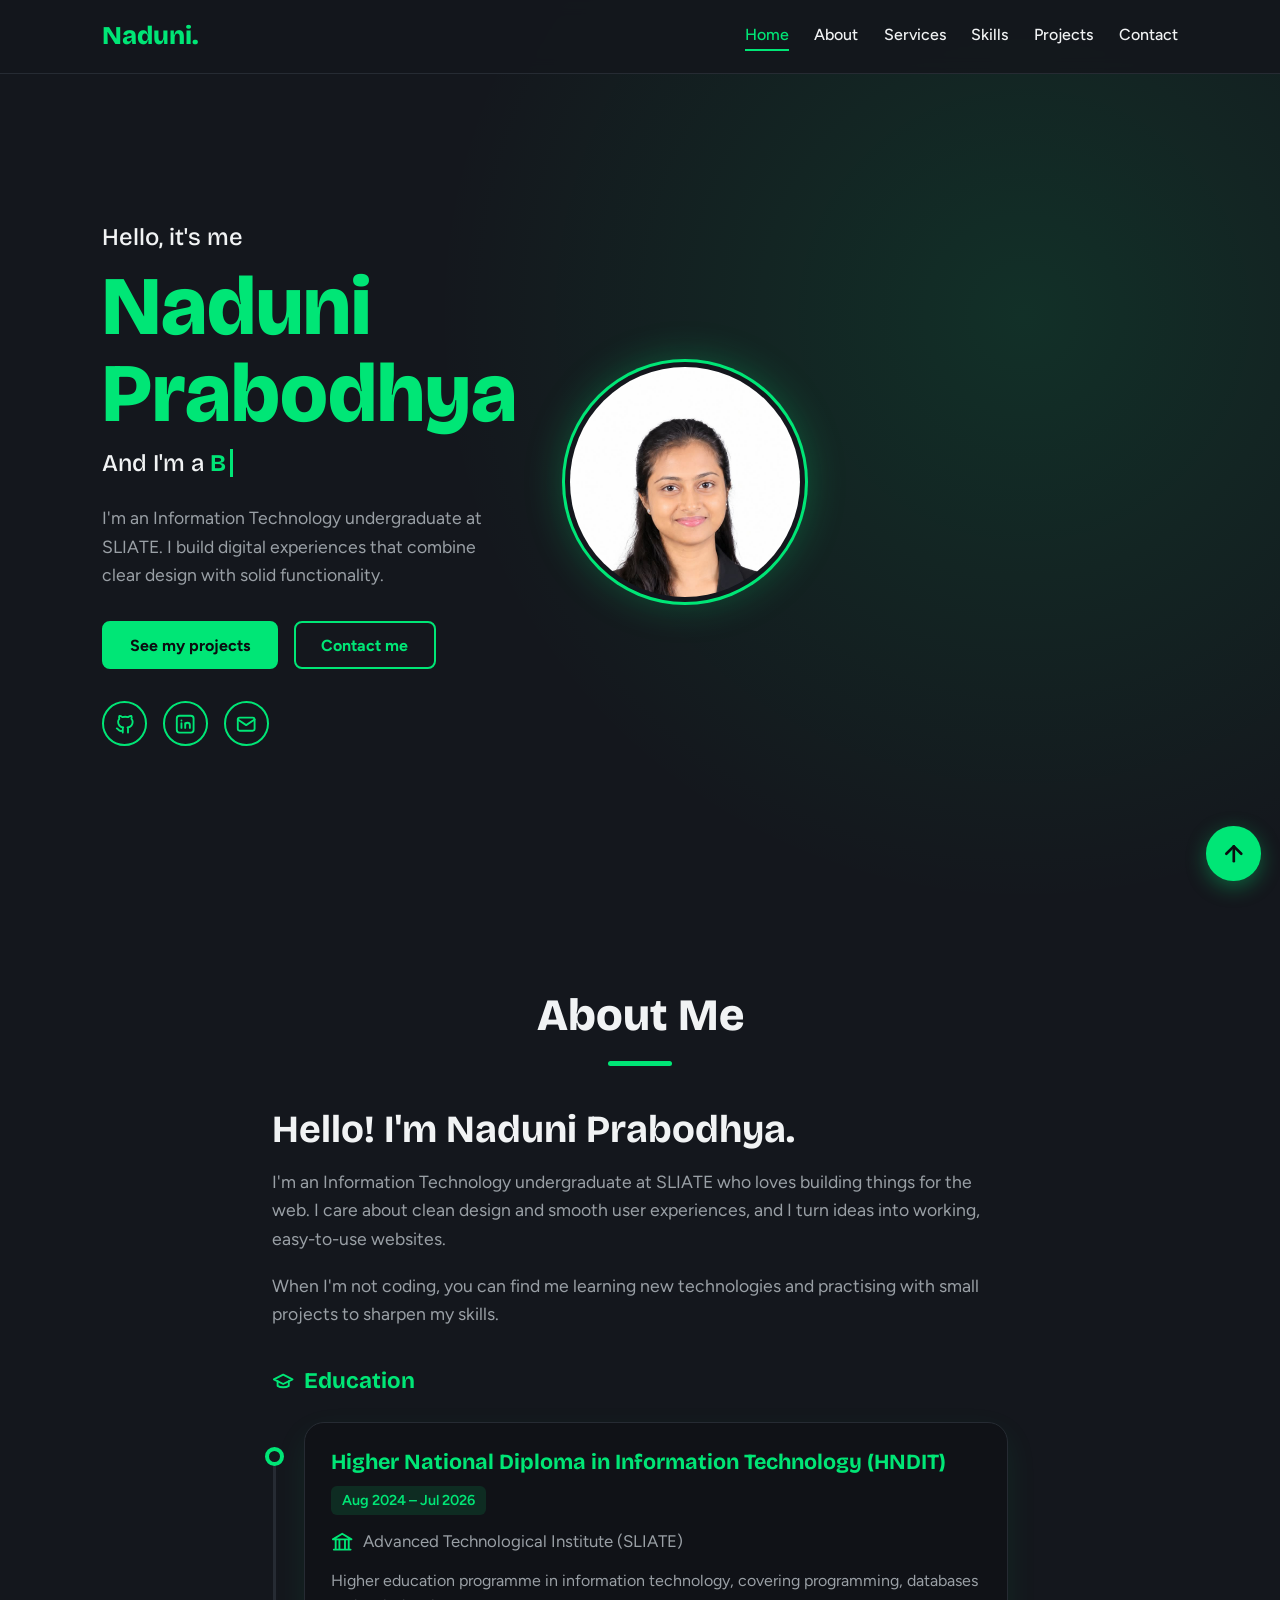
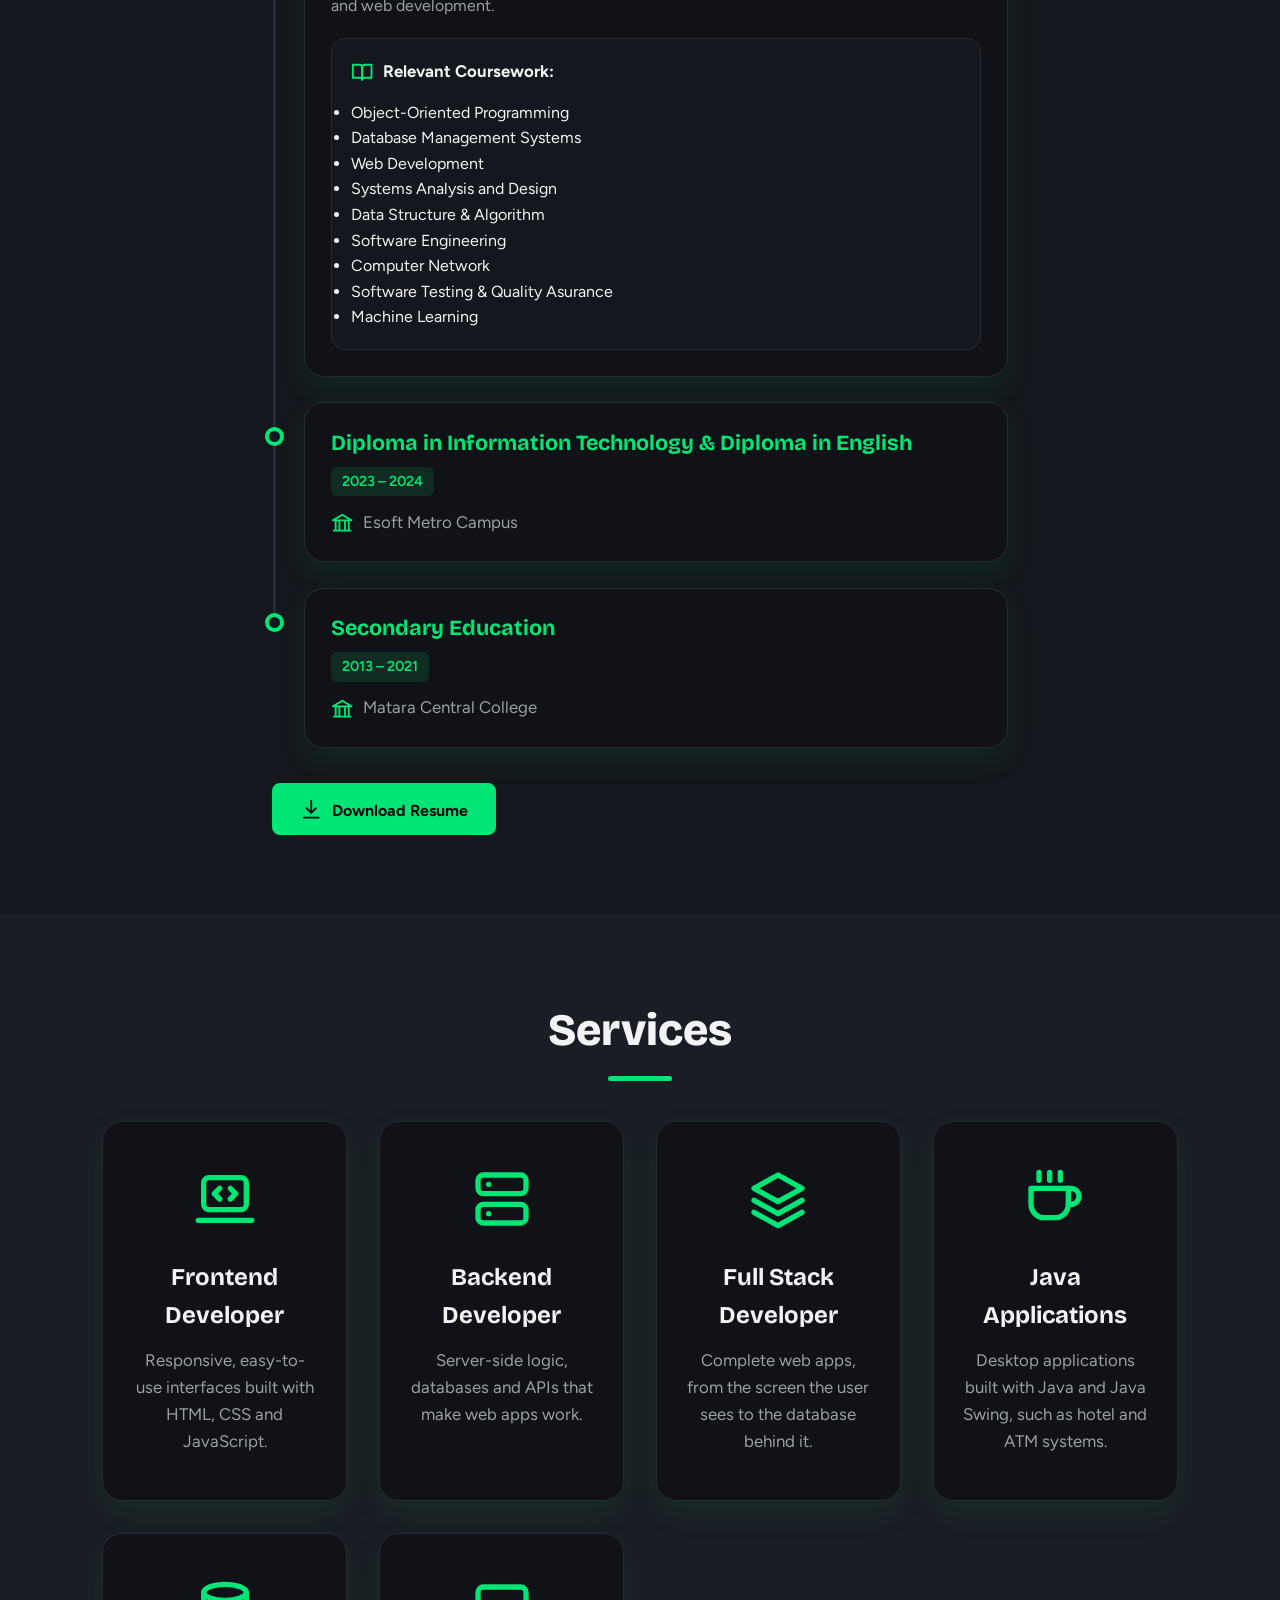
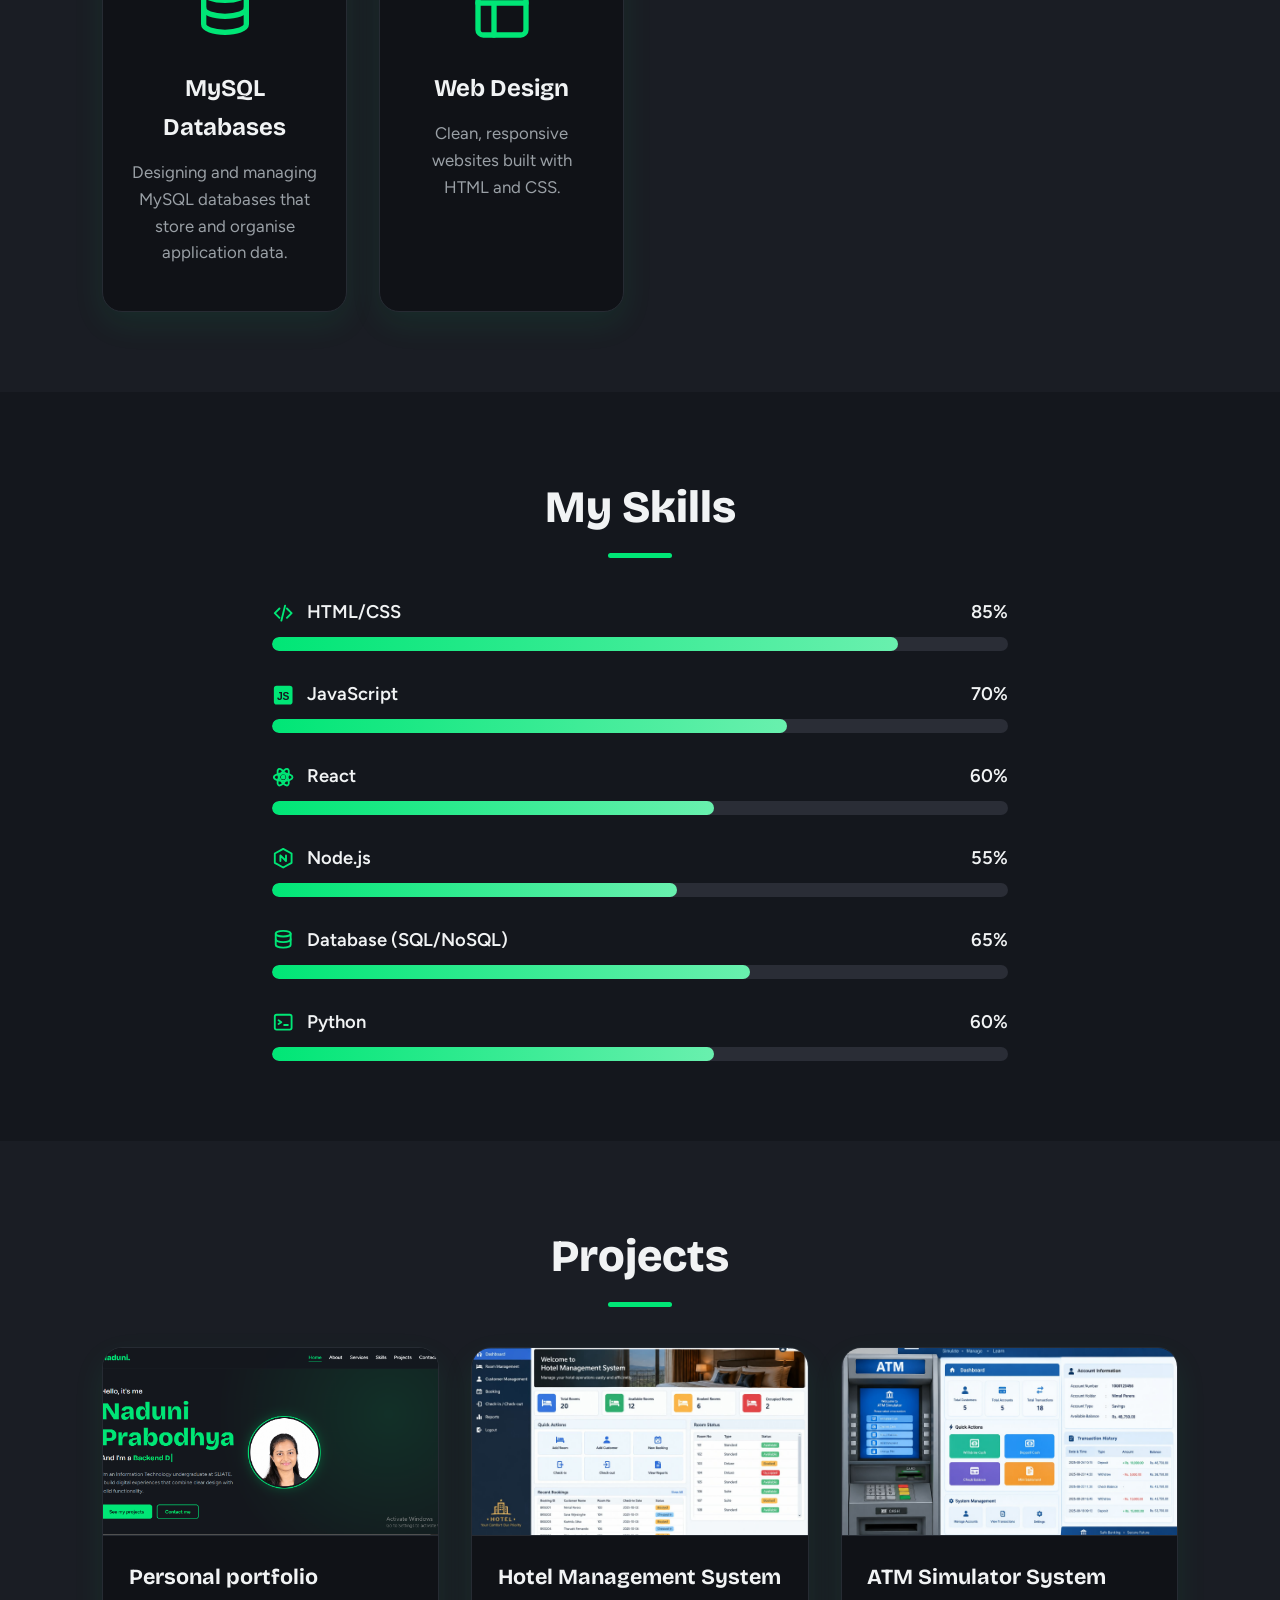
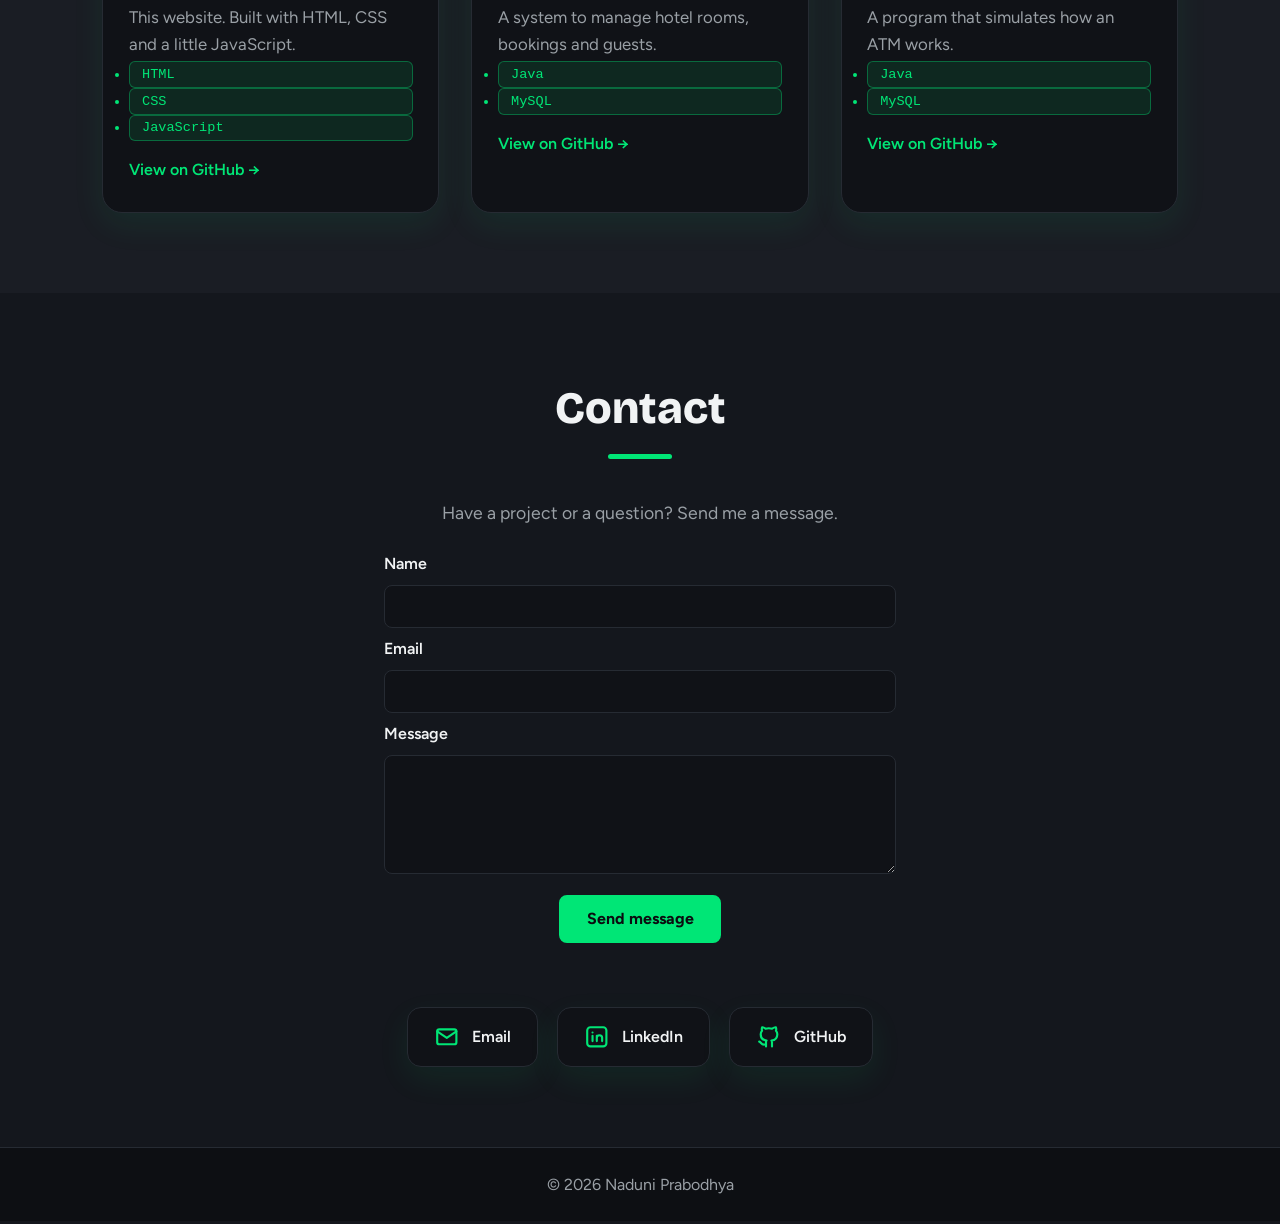
<file: index.html>
<!DOCTYPE html>
<html lang="en">
<head>
    <meta charset="UTF-8">
    <meta name="viewport" content="width=device-width, initial-scale=1.0">
    <title>Naduni Prabodhya | Portfolio</title>
    <link rel="preconnect" href="https://fonts.googleapis.com">
    <link rel="preconnect" href="https://fonts.gstatic.com" crossorigin>
    <link href="https://fonts.googleapis.com/css2?family=Bricolage+Grotesque:wght@500;700;800&family=Figtree:wght@400;500;600&display=swap" rel="stylesheet">
    <link rel="stylesheet" href="stylesheet.css">
</head>
<body>
    <header class="header">
        <a href="#home" class="logo">Naduni.</a>
        <button class="menu-toggle" aria-label="Toggle menu" aria-expanded="false" aria-controls="navbar">
           <svg viewBox="0 0 24 24" fill="none" stroke="currentColor" stroke-width="2.5" stroke-linecap="round" aria-hidden="true"><path d="M4 6h16M4 12h16M4 18h16"/></svg>
        </button>
        <nav class="navbar" id="navbar" aria-label="Main">
            <a href="#home">Home</a>
            <a href="#about">About</a>
            <a href="#services">Services</a>
            <a href="#skills">Skills</a>
            <a href="#projects">Projects</a>
            <a href="#contact">Contact</a>
        </nav>
    </header>

    <main>
        <section class="home" id="home">
            <div class="home-content">
                <h3>Hello, it's me</h3>
                <h1>Naduni Prabodhya</h1>
                <h3>And I'm a <span class="role" id="role"></span></h3>
                <p>
                    I'm an Information Technology undergraduate at SLIATE.
                    I build digital experiences that combine clear design with solid functionality.
                </p>
                <div class="home-actions">
                    <a href="#projects" class="btn">See my projects</a>
                    <a href="#contact" class="btn btn-ghost">Contact me</a>
                </div>
                <div class="home-sci">
                    <a href="https://github.com/naduniprabodhya" target="_blank" rel="noopener" aria-label="GitHub">
                    <svg viewBox="0 0 24 24" fill="none" stroke="currentColor" stroke-width="2" stroke-linecap="round" stroke-linejoin="round" aria-hidden="true"><path d="M9 19c-4 1.5-4-2-6-2.5M15 21v-3.5c0-1 .1-1.4-.5-2 2.8-.3 5.5-1.4 5.5-6a4.6 4.6 0 00-1.3-3.2 4.2 4.2 0 00-.1-3.2s-1.1-.3-3.5 1.3a12 12 0 00-6.2 0C6.9 2.8 5.8 3.1 5.8 3.1a4.2 4.2 0 00-.1 3.2A4.6 4.6 0 004.4 9.5c0 4.6 2.7 5.7 5.5 6-.6.6-.6 1.2-.5 2V21"/></svg>
                    </a>
                    <a href="https://www.linkedin.com/in/naduni-prabodhya-3286b8424" target="_blank" rel="noopener" aria-label="LinkedIn">
                    <svg viewBox="0 0 24 24" fill="none" stroke="currentColor" stroke-width="2" stroke-linecap="round" stroke-linejoin="round" aria-hidden="true"><rect x="3" y="3" width="18" height="18" rx="3"/><path d="M8 11v5M8 8v.01M12 16v-5M12 13a2.5 2.5 0 015 0v3"/></svg>
                    </a>
                    <a href="naduniprabodhya@gmail.com" aria-label="Email">
                    <svg viewBox="0 0 24 24" fill="none" stroke="currentColor" stroke-width="2" stroke-linecap="round" stroke-linejoin="round" aria-hidden="true"><rect x="3" y="5" width="18" height="14" rx="2"/><path d="M3 7l9 6 9-6"/></svg>
                    </a>
            </div>
            </div>
            <div class="home-img">
                <img src="naduphoto.jpeg" alt="Photo of Naduni Prabodhya">
            </div>
        </section>

        <section class="section" id="about">
            <h2>About Me</h2>
            <div class="about-body">
                <h3>Hello! I'm Naduni Prabodhya.</h3>
                <p>
                    I'm an Information Technology undergraduate at SLIATE who loves building things for the web.
                    I care about clean design and smooth user experiences, and I turn ideas into
                    working, easy-to-use websites.
                </p>
                <p>
                    When I'm not coding, you can find me learning new technologies and practising
                    with small projects to sharpen my skills.
                </p>

                
                <div class="edu-timeline">
                    <h4 class="edu-title"><svg class="icon-sm" viewBox="0 0 24 24" fill="none" stroke="currentColor" stroke-width="2" stroke-linecap="round" stroke-linejoin="round" aria-hidden="true"><path d="M22 10L12 5 2 10l10 5 10-5z"/><path d="M6 12v5c3 2 9 2 12 0v-5"/></svg> Education</h4>
 
                     <article class="tl-item">
                         <h5>Higher National Diploma in Information Technology (HNDIT)</h5>
                         <span class="tl-date">Aug 2024 &ndash; Jul 2026</span>
                         <p class="tl-place"><svg class="icon-sm" viewBox="0 0 24 24" fill="none" stroke="currentColor" stroke-width="2" stroke-linecap="round" stroke-linejoin="round" aria-hidden="true"><path d="M3 21h18M5 21V10M9 21V10M15 21V10M19 21V10M2 10l10-6 10 6z"/></svg> Advanced Technological Institute (SLIATE)</p>
                         <p class="tl-desc">Higher education programme in information technology, covering programming, databases and web development.</p>
                         <div class="tl-courses">
                            <h6><svg class="icon-sm" viewBox="0 0 24 24" fill="none" stroke="currentColor" stroke-width="2" stroke-linecap="round" stroke-linejoin="round" aria-hidden="true"><path d="M2 4h7a3 3 0 0 1 3 3v13a2 2 0 0 0-2-2H2z"/><path d="M22 4h-7a3 3 0 0 0-3 3v13a2 2 0 0 1 2-2h8z"/></svg> Relevant Coursework:</h6>
                            <ul class="chips"><li>Object-Oriented Programming</li><li>Database Management Systems</li><li>Web Development</li><li>Systems Analysis and Design</li><li>Data Structure & Algorithm</li><li>Software Engineering</li><li>Computer Network</li><li>Software Testing & Quality Asurance</li><li>Machine Learning</li></ul>
                        </div>
                    </article>

                    <article class="tl-item">
                        <h5>Diploma in Information Technology &amp; Diploma in English</h5>
                        <span class="tl-date">2023 &ndash; 2024</span>
                        <p class="tl-place"><svg class="icon-sm" viewBox="0 0 24 24" fill="none" stroke="currentColor" stroke-width="2" stroke-linecap="round" stroke-linejoin="round" aria-hidden="true"><path d="M3 21h18M5 21V10M9 21V10M15 21V10M19 21V10M2 10l10-6 10 6z"/></svg> Esoft Metro Campus</p>
                    </article>

                    <article class="tl-item">
                        <h5>Secondary Education</h5>
                        <span class="tl-date">2013 &ndash; 2021</span>
                        <p class="tl-place"><svg class="icon-sm" viewBox="0 0 24 24" fill="none" stroke="currentColor" stroke-width="2" stroke-linecap="round" stroke-linejoin="round" aria-hidden="true"><path d="M3 21h18M5 21V10M9 21V10M15 21V10M19 21V10M2 10l10-6 10 6z"/></svg> Matara Central College</p>
                    </article>
                </div>

                <a href="S.K.N.Prabodhya CV.pdf" download class="btn">
                    <svg class="icon-sm" viewBox="0 0 24 24" fill="none" stroke="currentColor" stroke-width="2" stroke-linecap="round" stroke-linejoin="round" aria-hidden="true"><path d="M12 3v12"/><path d="M7 11l5 5 5-5"/><path d="M4 21h16"/></svg>
                    Download Resume
                </a>
            </div>
        </section>

        <section class="section alt" id="services">
            <h2>Services</h2>
            <div class="grid">
                <article>
                    <svg class="icon" viewBox="0 0 24 24" fill="none" stroke="currentColor" stroke-width="2" stroke-linecap="round" stroke-linejoin="round" aria-hidden="true"><rect x="4" y="4" width="16" height="12" rx="2"/><path d="M2 20h20"/><path d="M10 8l-2 2 2 2M14 8l2 2-2 2"/></svg>
                    <h3>Frontend Developer</h3>
                    <p>Responsive, easy-to-use interfaces built with HTML, CSS and JavaScript.</p>
                </article>
                <article>
                    <svg class="icon" viewBox="0 0 24 24" fill="none" stroke="currentColor" stroke-width="2" stroke-linecap="round" stroke-linejoin="round" aria-hidden="true"><rect x="3" y="3" width="18" height="7" rx="2"/><rect x="3" y="14" width="18" height="7" rx="2"/><path d="M7 6.5h.01M7 17.5h.01"/></svg>
                    <h3>Backend Developer</h3>
                    <p>Server-side logic, databases and APIs that make web apps work.</p>
                </article>
                <article>
                    <svg class="icon" viewBox="0 0 24 24" fill="none" stroke="currentColor" stroke-width="2" stroke-linecap="round" stroke-linejoin="round" aria-hidden="true"><path d="M12 3l9 5-9 5-9-5 9-5z"/><path d="M3 12.5l9 5 9-5"/><path d="M3 17l9 5 9-5"/></svg>
                    <h3>Full Stack Developer</h3>
                    <p>Complete web apps, from the screen the user sees to the database behind it.</p>
                </article>
                <article>
                    <svg class="icon" viewBox="0 0 24 24" fill="none" stroke="currentColor" stroke-width="2" stroke-linecap="round" stroke-linejoin="round" aria-hidden="true"><path d="M17 8h1a3 3 0 0 1 0 6h-1"/><path d="M3 8h14v6a5 5 0 0 1-5 5H8a5 5 0 0 1-5-5z"/><path d="M6 2v3M10 2v3M14 2v3"/></svg>
                    <h3>Java Applications</h3>
                    <p>Desktop applications built with Java and Java Swing, such as hotel and ATM systems.</p>
                </article>
                <article>
                    <svg class="icon" viewBox="0 0 24 24" fill="none" stroke="currentColor" stroke-width="2" stroke-linecap="round" stroke-linejoin="round" aria-hidden="true"><ellipse cx="12" cy="5" rx="8" ry="3"/><path d="M4 5v6c0 1.7 3.6 3 8 3s8-1.3 8-3V5"/><path d="M4 11v6c0 1.7 3.6 3 8 3s8-1.3 8-3v-6"/></svg>
                    <h3>MySQL Databases</h3>
                    <p>Designing and managing MySQL databases that store and organise application data.</p>
                </article>
                <article>
                    <svg class="icon" viewBox="0 0 24 24" fill="none" stroke="currentColor" stroke-width="2" stroke-linecap="round" stroke-linejoin="round" aria-hidden="true"><rect x="3" y="3" width="18" height="18" rx="2"/><path d="M3 9h18M9 21V9"/></svg>
                    <h3>Web Design</h3>
                    <p>Clean, responsive websites built with HTML and CSS.</p>
                </article>
            </div>
        </section>

        <section class="section" id="skills">
            <h2>My Skills</h2>
            <div class="skill-list">
                <div class="skill">
                    <div class="skill-head">
                        <span class="skill-name"><svg class="icon-sm" viewBox="0 0 24 24" fill="none" stroke="currentColor" stroke-width="2" stroke-linecap="round" stroke-linejoin="round" aria-hidden="true"><path d="M8 7l-5 5 5 5M16 7l5 5-5 5M14 4l-4 16"/></svg>HTML/CSS</span>
                        <span>85%</span>
                    </div>
                    <div class="bar"><span style="width: 85%"></span></div>
                </div>

                <div class="skill">
                    <div class="skill-head">
                        <span class="skill-name"><svg class="icon-sm" viewBox="0 0 24 24" aria-hidden="true"><rect x="2" y="2" width="20" height="20" rx="3" fill="currentColor"/><text x="12" y="17" text-anchor="middle" font-size="11" font-weight="800" font-family="Arial, sans-serif" fill="#14171d">JS</text></svg>JavaScript</span>
                        <span>70%</span>
                    </div>
                    <div class="bar"><span style="width: 70%"></span></div>
                </div>

                <div class="skill">
                    <div class="skill-head">
                        <span class="skill-name"><svg class="icon-sm" viewBox="0 0 24 24" fill="none" stroke="currentColor" stroke-width="2" stroke-linecap="round" stroke-linejoin="round" aria-hidden="true"><circle cx="12" cy="12" r="1.6" fill="currentColor"/><ellipse cx="12" cy="12" rx="10" ry="4"/><ellipse cx="12" cy="12" rx="10" ry="4" transform="rotate(60 12 12)"/><ellipse cx="12" cy="12" rx="10" ry="4" transform="rotate(120 12 12)"/></svg>React</span>
                        <span>60%</span>
                    </div>
                    <div class="bar"><span style="width: 60%"></span></div>
                </div>

                <div class="skill">
                    <div class="skill-head">
                        <span class="skill-name"><svg class="icon-sm" viewBox="0 0 24 24" fill="none" stroke="currentColor" stroke-width="2" stroke-linecap="round" stroke-linejoin="round" aria-hidden="true"><path d="M12 2l9 5v10l-9 5-9-5V7z"/><path d="M9 9v6M9 9l6 6M15 9v6"/></svg>Node.js</span>
                        <span>55%</span>
                    </div>
                    <div class="bar"><span style="width: 55%"></span></div>
                </div>

                <div class="skill">
                    <div class="skill-head">
                        <span class="skill-name"><svg class="icon-sm" viewBox="0 0 24 24" fill="none" stroke="currentColor" stroke-width="2" stroke-linecap="round" stroke-linejoin="round" aria-hidden="true"><ellipse cx="12" cy="5" rx="8" ry="3"/><path d="M4 5v6c0 1.7 3.6 3 8 3s8-1.3 8-3V5"/><path d="M4 11v6c0 1.7 3.6 3 8 3s8-1.3 8-3v-6"/></svg>Database (SQL/NoSQL)</span>
                        <span>65%</span>
                    </div>
                    <div class="bar"><span style="width: 65%"></span></div>
                </div>

                <div class="skill">
                    <div class="skill-head">
                        <span class="skill-name"><svg class="icon-sm" viewBox="0 0 24 24" fill="none" stroke="currentColor" stroke-width="2" stroke-linecap="round" stroke-linejoin="round" aria-hidden="true"><rect x="3" y="4" width="18" height="16" rx="2"/><path d="M7 10l3 2-3 2M13 15h4"/></svg>Python</span>
                        <span>60%</span>
                    </div>
                    <div class="bar"><span style="width: 60%"></span></div>
                </div>
            </div>
        </section>

        <section class="section alt" id="projects">
            <h2>Projects</h2>
            <div class="grid projects">
                <article class="project-card">
                    <img class="project-img" src="portfolioimg.png" onerror="this.onerror=null;this.src='images/project-portfolio.svg'" alt="Preview of the Personal portfolio website" loading="lazy">
                    <div class="project-body">
                        <h3><a class="card-link" href="https://github.com/naduniprabodhya/Personal_Portfolio_Website" target="_blank" rel="noopener">Personal portfolio</a></h3>
                        <p>This website. Built with HTML, CSS and a little JavaScript.</p>
                        <ul class="chips"><li>HTML</li><li>CSS</li><li>JavaScript</li></ul>
                        <span class="card-cta">View on GitHub &rarr;</span>
                    </div>
                </article>
                <article class="project-card">
                    <img class="project-img" src="hotel.jpeg" onerror="this.onerror=null;this.src='images/project-hotel.svg'" alt="Preview of the Hotel Management System" loading="lazy">
                    <div class="project-body">
                        <h3><a class="card-link" href="https://github.com/naduniprabodhya/Hotel-Management-System" target="_blank" rel="noopener">Hotel Management System</a></h3>
                        <p>A system to manage hotel rooms, bookings and guests.</p>
                        <ul class="chips"><li>Java</li><li>MySQL</li></ul>
                        <span class="card-cta">View on GitHub &rarr;</span>
                    </div>
                </article>
                <article class="project-card">
                    <img class="project-img" src="ATM.jpeg" onerror="this.onerror=null;this.src='images/project-atm.svg'" alt="Preview of the ATM Simulator System" loading="lazy">
                    <div class="project-body">
                        <h3><a class="card-link" href="https://github.com/naduniprabodhya/ATM-Simulator-System" target="_blank" rel="noopener">ATM Simulator System</a></h3>
                        <p>A program that simulates how an ATM works.</p>
                        <ul class="chips"><li>Java</li><li>MySQL</li></ul>
                        <span class="card-cta">View on GitHub &rarr;</span>
                    </div>
                </article>
            </div>
        </section>

        <section class="section" id="contact">
        <h2>Contact</h2>
        <p class="lead">Have a project or a question? Send me a message.</p>
        <form class="contact-form" action="https://api.web3forms.com/submit" method="post">
    <input type="hidden" name="access_key" value="30252380-b3dd-451a-8bac-2b123369da72">
    <input type="hidden" name="subject" value="New message from your portfolio website">
    <input type="hidden" name="replyto" value="email">
    <input type="checkbox" name="botcheck" style="display:none" tabindex="-1" autocomplete="off">
            <label for="name">Name</label>
            <input type="text" id="name" name="name" required>
            <label for="email">Email</label>
            <input type="email" id="email" name="email" required>
            <label for="message">Message</label>
            <textarea id="message" name="message" rows="5" required></textarea>
            <button type="submit" class="btn">Send message</button>
            <p id="form-status" class="form-status" role="status"></p>
    </form>
            <div class="contact-links">
                <a href="naduniprabodhya@gmail.com" class="contact-card">
                    <svg viewBox="0 0 24 24" fill="none" stroke="currentColor" stroke-width="2" stroke-linecap="round" stroke-linejoin="round" aria-hidden="true"><rect x="3" y="5" width="18" height="14" rx="2"/><path d="M3 7l9 6 9-6"/></svg>
                    <span>Email</span>
                </a>
                <a href="https://www.linkedin.com/in/naduni-prabodhya-3286b8424" target="_blank" rel="noopener" class="contact-card">
                    <svg viewBox="0 0 24 24" fill="none" stroke="currentColor" stroke-width="2" stroke-linecap="round" stroke-linejoin="round" aria-hidden="true"><rect x="3" y="3" width="18" height="18" rx="3"/><path d="M8 11v5M8 8v.01M12 16v-5M12 13a2.5 2.5 0 015 0v3"/></svg>
                    <span>LinkedIn</span>
                </a>
                <a href="https://github.com/naduniprabodhya" target="_blank" rel="noopener" class="contact-card">
                    <svg viewBox="0 0 24 24" fill="none" stroke="currentColor" stroke-width="2" stroke-linecap="round" stroke-linejoin="round" aria-hidden="true"><path d="M9 19c-4 1.5-4-2-6-2.5M15 21v-3.5c0-1 .1-1.4-.5-2 2.8-.3 5.5-1.4 5.5-6a4.6 4.6 0 00-1.3-3.2 4.2 4.2 0 00-.1-3.2s-1.1-.3-3.5 1.3a12 12 0 00-6.2 0C6.9 2.8 5.8 3.1 5.8 3.1a4.2 4.2 0 00-.1 3.2A4.6 4.6 0 004.4 9.5c0 4.6 2.7 5.7 5.5 6-.6.6-.6 1.2-.5 2V21"/></svg>
                    <span>GitHub</span>
                </a>
        </div>
        </section>
    </main>

    <footer class="footer">
        <p>&copy; 2026 Naduni Prabodhya</p>
    </footer>

    <a href="#home" class="to-top" aria-label="Back to top">
        <svg viewBox="0 0 24 24" fill="none" stroke="currentColor" stroke-width="2.5" stroke-linecap="round" stroke-linejoin="round" aria-hidden="true"><path d="M12 19V5"/><path d="M5 12l7-7 7 7"/></svg>
    </a>

    <script src="script.js" defer></script>
</body>
</html>
</file>
<file: stylesheet.css>
:root {
    --bg: #14171d;
    --bg-alt: #1a1d24;
    --card: #101217;
    --line: #262b33;
    --green: #00e676;
    --text: #f1f3f4;
    --muted: #9aa0a6;
    --head: "Bricolage Grotesque", system-ui, sans-serif;
    --body: "Figtree", system-ui, sans-serif;
    color-scheme: dark;
}

* { margin: 0; padding: 0; box-sizing: border-box; }

html { scroll-behavior: smooth; scroll-padding-top: 5rem; }

body {
    font-family: var(--body);
    background: var(--bg);
    color: var(--text);
    line-height: 1.6;
}

a:focus-visible, button:focus-visible, input:focus-visible, textarea:focus-visible {
    outline: 3px solid var(--green);
    outline-offset: 3px;
}

/* Header */
.header {
    position: fixed;
    top: 0; left: 0; right: 0;
    z-index: 10;
    display: flex;
    justify-content: space-between;
    align-items: center;
    flex-wrap: wrap;
    gap: .5rem 2rem;
    padding: 1rem 8%;
    background: rgba(20, 23, 29, .92);
    backdrop-filter: blur(8px);
    border-bottom: 1px solid var(--line);
}

.logo {
    font-family: var(--head);
    font-weight: 800;
    font-size: 1.6rem;
    color: var(--green);
    text-decoration: none;
}

.navbar { display: flex; flex-wrap: wrap; gap: .3rem 1.6rem; }

.navbar a {
    color: var(--text);
    text-decoration: none;
    font-weight: 500;
    padding-bottom: 2px;
    border-bottom: 2px solid transparent;
    transition: color .2s, border-color .2s;
}

.navbar a:hover { color: var(--green); border-color: var(--green); }

/* Hero */
.home {
    min-height: 100vh;
    display: flex;
    align-items: center;
    padding: 8rem 8% 4rem;
    background: radial-gradient(circle at 80% 35%, rgba(0, 230, 118, .12), transparent 50%), var(--bg);
}

.home { justify-content: space-between; flex-wrap: nowrap; gap: 3rem; }

.home-content { flex: 1; max-width: 36rem; }

.home-img { flex-shrink: 0; align-self: center; }

.home-img img {
    display: block;
    width: min(15rem, 100%);
    aspect-ratio: 1;
    object-fit: cover;
    object-position: center top;
    border-radius: 50%;
    border: 5px solid var(--bg);
    box-shadow: 0 0 0 3px var(--green), 0 0 40px rgba(0, 230, 118, .3);
    background: var(--card);
}

.home h1 {
    font-family: var(--head);
    font-weight: 800;
    font-size: clamp(2.8rem, 8vw, 5.2rem);
    line-height: 1.05;
    margin: .4rem 0;
    color: var(--green);
}

.home h3 { font-family: var(--head); font-weight: 500; font-size: 1.5rem; }

.role {
    font-weight: 700;
    color: var(--green);
    border-right: 3px solid var(--green);
    padding-right: 4px;
    min-height: 1.2em;
}

.home p { margin: 1.4rem 0 2rem; font-size: 1.1rem; max-width: 34rem; color: var(--muted); }

.home-actions { display: flex; flex-wrap: wrap; gap: 1rem; }

/* Buttons */
.btn {
    display: inline-block;
    padding: .8rem 1.6rem;
    background: var(--green);
    color: #0b0d10;
    font: 700 1rem var(--body);
    text-decoration: none;
    border: 2px solid var(--green);
    border-radius: 8px;
    cursor: pointer;
    transition: background .2s, color .2s, border-color .2s;
}

.btn:hover { background: var(--text); border-color: var(--text); }

.btn-ghost { background: transparent; color: var(--green); }
.btn-ghost:hover { background: var(--green); border-color: var(--green); color: #0b0d10; }

/* Sections */
.section { padding: 5rem 8%; background: var(--bg); }
.section.alt { background: var(--bg-alt); }

.section h2 {
    font-family: var(--head);
    font-weight: 800;
    font-size: clamp(2rem, 5vw, 2.8rem);
    text-align: center;
    margin-bottom: 2.5rem;
}

.section h2::after {
    content: "";
    display: block;
    width: 4rem;
    height: 5px;
    margin: .6rem auto 0;
    border-radius: 3px;
    background: var(--green);
}

.lead { max-width: 40rem; font-size: 1.1rem; color: var(--muted); }

/* Cards (services + projects) */
.grid {
    display: grid;
    grid-template-columns: repeat(auto-fit, minmax(15rem, 1fr));
    gap: 2rem;
}

.grid article {
    text-align: center;
    padding: 2.8rem 1.8rem;
    background: var(--card);
    border: 1px solid var(--line);
    border-radius: 20px;
    box-shadow: 0 12px 32px rgba(0, 230, 118, .08);
    transition: border-color .25s, box-shadow .25s;
}

.grid article:hover {
    border-color: var(--green);
    box-shadow: 0 12px 36px rgba(0, 230, 118, .22);
}

.grid .icon { width: 4rem; height: 4rem; color: var(--green); margin-bottom: 1.2rem; }

.grid h3 { font-family: var(--head); font-size: 1.5rem; font-weight: 700; margin-bottom: .8rem; }

.grid p { color: var(--muted); font-size: 1.05rem; }

/* Skills */
.skill-list { max-width: 46rem; margin: 0 auto; display: grid; gap: 1.8rem; }

.skill-head {
    display: flex;
    justify-content: space-between;
    align-items: center;
    margin-bottom: .6rem;
    font-size: 1.15rem;
    font-weight: 600;
}

.skill-name { display: flex; align-items: center; gap: .8rem; }
.skill-name svg { color: var(--green); }

.bar { height: 14px; background: #2a2d36; border-radius: 999px; overflow: hidden; }

.bar span {
    display: block;
    height: 100%;
    border-radius: 999px;
    background: linear-gradient(90deg, var(--green), #69f0ae);
}

/* Contact form */
.contact-form {
    display: grid;
    gap: .5rem;
    max-width: 32rem;
    margin: 1.5rem auto 0;
}
 
.contact-form label { font-weight: 600; }
 
.contact-form input, .contact-form textarea {
    padding: .7rem .9rem;
    font: 1rem var(--body);
    color: var(--text);
    background: var(--card);
    border: 1px solid var(--line);
    border-radius: 8px;
}
 
.contact-form input:focus, .contact-form textarea:focus { border-color: var(--green); }
 
.contact-form .btn { margin-top: .8rem; justify-self: center; }
 
.footer { padding: 1.5rem 8%; text-align: center; background: #0d0f13; color: var(--muted); border-top: 1px solid var(--line); }
 
@media (max-width: 600px) {
    .header { padding: .8rem 5%; }
    .home, .section, .footer { padding-left: 5%; padding-right: 5%; }
    .home { padding-top: 9rem; flex-direction: column; align-items: flex-start; gap: 1.5rem; }
    .home-img { order: -1; margin-top: 0; }
    .home-img img { width: 10rem; }
}
 
@media (prefers-reduced-motion: reduce) {
    html { scroll-behavior: auto; }
    * { transition: none !important; }
}

/* About */
.about-body { max-width: 46rem; margin: 0 auto; }

.about-body h3 {
    font-family: var(--head);
    font-size: clamp(1.8rem, 5vw, 2.4rem);
    line-height: 1.2;
    margin-bottom: 1rem;
}

.about-body > p { color: var(--muted); font-size: 1.1rem; margin-bottom: 1.2rem; }

.edu-card {
    margin: 2.2rem 0;
    padding: 1.8rem;
    background: var(--card);
    border: 1px solid var(--line);
    border-radius: 20px;
    box-shadow: 0 12px 32px rgba(0, 230, 118, .08);
}

.edu-card h4 {
    display: flex;
    align-items: center;
    gap: .6rem;
    margin-bottom: 1.2rem;
    font-family: var(--head);
    font-size: 1.3rem;
    color: var(--green);
}

.edu-item { margin-bottom: 1.4rem; }
.edu-item:last-child { margin-bottom: 0; }
.edu-item strong { display: block; font-size: 1.1rem; }
.edu-item span { color: var(--muted); }

.icon-sm { width: 1.4rem; height: 1.4rem; flex-shrink: 0; }

.btn .icon-sm { vertical-align: -.3rem; margin-right: .4rem; }

/* Back to top */
.to-top {
    position: fixed;
    right: 1.2rem;
    bottom: 1.2rem;
    z-index: 10;
    display: grid;
    place-items: center;
    width: 3.4rem;
    height: 3.4rem;
    border-radius: 50%;
    background: var(--green);
    color: #0b0d10;
    box-shadow: 0 6px 20px rgba(0, 230, 118, .35);
}

.to-top svg { width: 1.6rem; height: 1.6rem; }

/* Active nav link */
.navbar a.active { color: var(--green); border-color: var(--green); }

/* Mobile menu button */
.menu-toggle {
    display: none;
    place-items: center;
    width: 2.8rem;
    height: 2.8rem;
    color: var(--green);
    background: none;
    border: 1px solid var(--line);
    border-radius: 8px;
    cursor: pointer;
}

.menu-toggle svg { width: 1.5rem; height: 1.5rem; }

@media (max-width: 700px) {
    .menu-toggle { display: grid; }
    .navbar { display: none; width: 100%; flex-direction: column; gap: .6rem; padding: .6rem 0 .4rem; }
    .navbar.open { display: flex; }
}

/* Skill bar fill animation */
.bar span { transition: width 1s ease-out; }

/* Fade-in on scroll (class is added by script.js) */
.reveal { opacity: 0; transform: translateY(24px); transition: opacity .6s ease, transform .6s ease; }
.reveal.visible { opacity: 1; transform: none; }
.grid article.reveal { transition: opacity .6s ease, transform .6s ease, border-color .25s, box-shadow .25s; }

/* Form message */
.form-status { min-height: 1.5rem; color: var(--green); font-weight: 600; }

/* Contact links */
.contact-links {
    display: flex;
    flex-wrap: wrap;
    justify-content: center;
    gap: 1.2rem;
    margin-top: 2rem;
}

.contact-card {
    display: flex;
    align-items: center;
    gap: .8rem;
    padding: 1rem 1.6rem;
    color: var(--text);
    text-decoration: none;
    font-weight: 600;
    background: var(--card);
    border: 1px solid var(--line);
    border-radius: 14px;
    box-shadow: 0 12px 32px rgba(0, 230, 118, .08);
    transition: border-color .25s, box-shadow .25s;
}

.contact-card svg { width: 1.6rem; height: 1.6rem; color: var(--green); }

.contact-card:hover {
    border-color: var(--green);
    box-shadow: 0 12px 36px rgba(0, 230, 118, .22);
}

#contact .lead { margin: 0 auto; text-align: center; }

/* Clickable project cards */
.grid article { position: relative; }

.card-link { color: inherit; text-decoration: none; }

.card-link::after {
    content: "";
    position: absolute;
    inset: 0;
    border-radius: 20px;
}

.card-link:focus-visible { outline: none; }
.grid article:has(.card-link:focus-visible) { outline: 3px solid var(--green); outline-offset: 3px; }

.card-cta { display: inline-block; margin-top: 1rem; color: var(--green); font-weight: 600; }

/* Project card images */
.grid.projects { grid-template-columns: repeat(auto-fit, minmax(18rem, 1fr)); }

.grid .project-card { padding: 0; overflow: hidden; text-align: left; }

.project-img {
    display: block;
    width: 100%;
    aspect-ratio: 16 / 9;
    object-fit: cover;
    border-bottom: 1px solid var(--line);
}

.project-body { padding: 1.5rem 1.6rem 1.8rem; }

.grid .project-body h3 { font-size: 1.35rem; margin-bottom: .6rem; }

/* Education timeline */
.edu-timeline { position: relative; margin: 2.2rem 0; }

.edu-title {
    display: flex;
    align-items: center;
    gap: .6rem;
    margin-bottom: 1.4rem;
    font-family: var(--head);
    font-size: 1.4rem;
    color: var(--green);
}

.tl-item {
    position: relative;
    margin: 0 0 1.6rem 2rem;
    padding: 1.6rem;
    background: var(--card);
    border: 1px solid var(--line);
    border-radius: 20px;
    box-shadow: 0 12px 32px rgba(0, 230, 118, .08);
}

.tl-item::before {
    content: "";
    position: absolute;
    left: -2rem;
    top: -1.6rem;
    bottom: -1.6rem;
    width: 3px;
    background: var(--line);
}

.tl-item:first-of-type::before { top: 2.2rem; }
.tl-item:last-of-type::before { bottom: calc(100% - 2.2rem); }

.tl-item::after {
    content: "";
    position: absolute;
    left: calc(-2rem + 1.5px - 9.5px);
    top: 1.5rem;
    width: 11px;
    height: 11px;
    border-radius: 50%;
    background: var(--bg);
    border: 4px solid var(--green);
}

.tl-item h5 { font-family: var(--head); font-size: 1.35rem; line-height: 1.3; color: var(--green); margin-bottom: .6rem; }

.tl-date {
    display: inline-block;
    padding: .2rem .7rem;
    margin-bottom: .8rem;
    font-size: .9rem;
    font-weight: 600;
    color: var(--green);
    background: rgba(0, 230, 118, .12);
    border-radius: 6px;
}

.tl-place { display: flex; align-items: center; gap: .6rem; color: var(--muted); font-size: 1.05rem; }

.tl-place svg { color: var(--green); }

.tl-desc { margin-top: .8rem; color: var(--muted); }

.tl-courses {
    margin-top: 1.2rem;
    padding: 1.2rem;
    background: var(--bg);
    border: 1px solid var(--line);
    border-radius: 14px;
}

.tl-courses h6 {
    display: flex;
    align-items: center;
    gap: .6rem;
    margin-bottom: .9rem;
    font-size: 1.05rem;
}

.tl-courses h6 svg { color: var(--green); }
/* Hero social icons */
.home-sci { display: flex; gap: 1rem; margin-top: 2rem; }

.home-sci a {
    display: grid;
    place-items: center;
    width: 2.8rem;
    height: 2.8rem;
    color: var(--green);
    border: 2px solid var(--green);
    border-radius: 50%;
    transition: background .2s, color .2s;
}

.home-sci a:hover { background: var(--green); color: #0b0d10; }

.home-sci svg { width: 1.4rem; height: 1.4rem; }

/* Chips inside project cards */
.project-body .chips { margin-top: .2rem; gap: .6rem; }

.project-body .chips li {
    padding: .3rem .75rem;
    font: 500 .85rem ui-monospace, "Cascadia Code", Consolas, monospace;
    color: var(--green);
    background: rgba(0, 230, 118, .1);
    border: 1px solid rgba(0, 230, 118, .35);
    border-radius: 6px;
}
</file>
